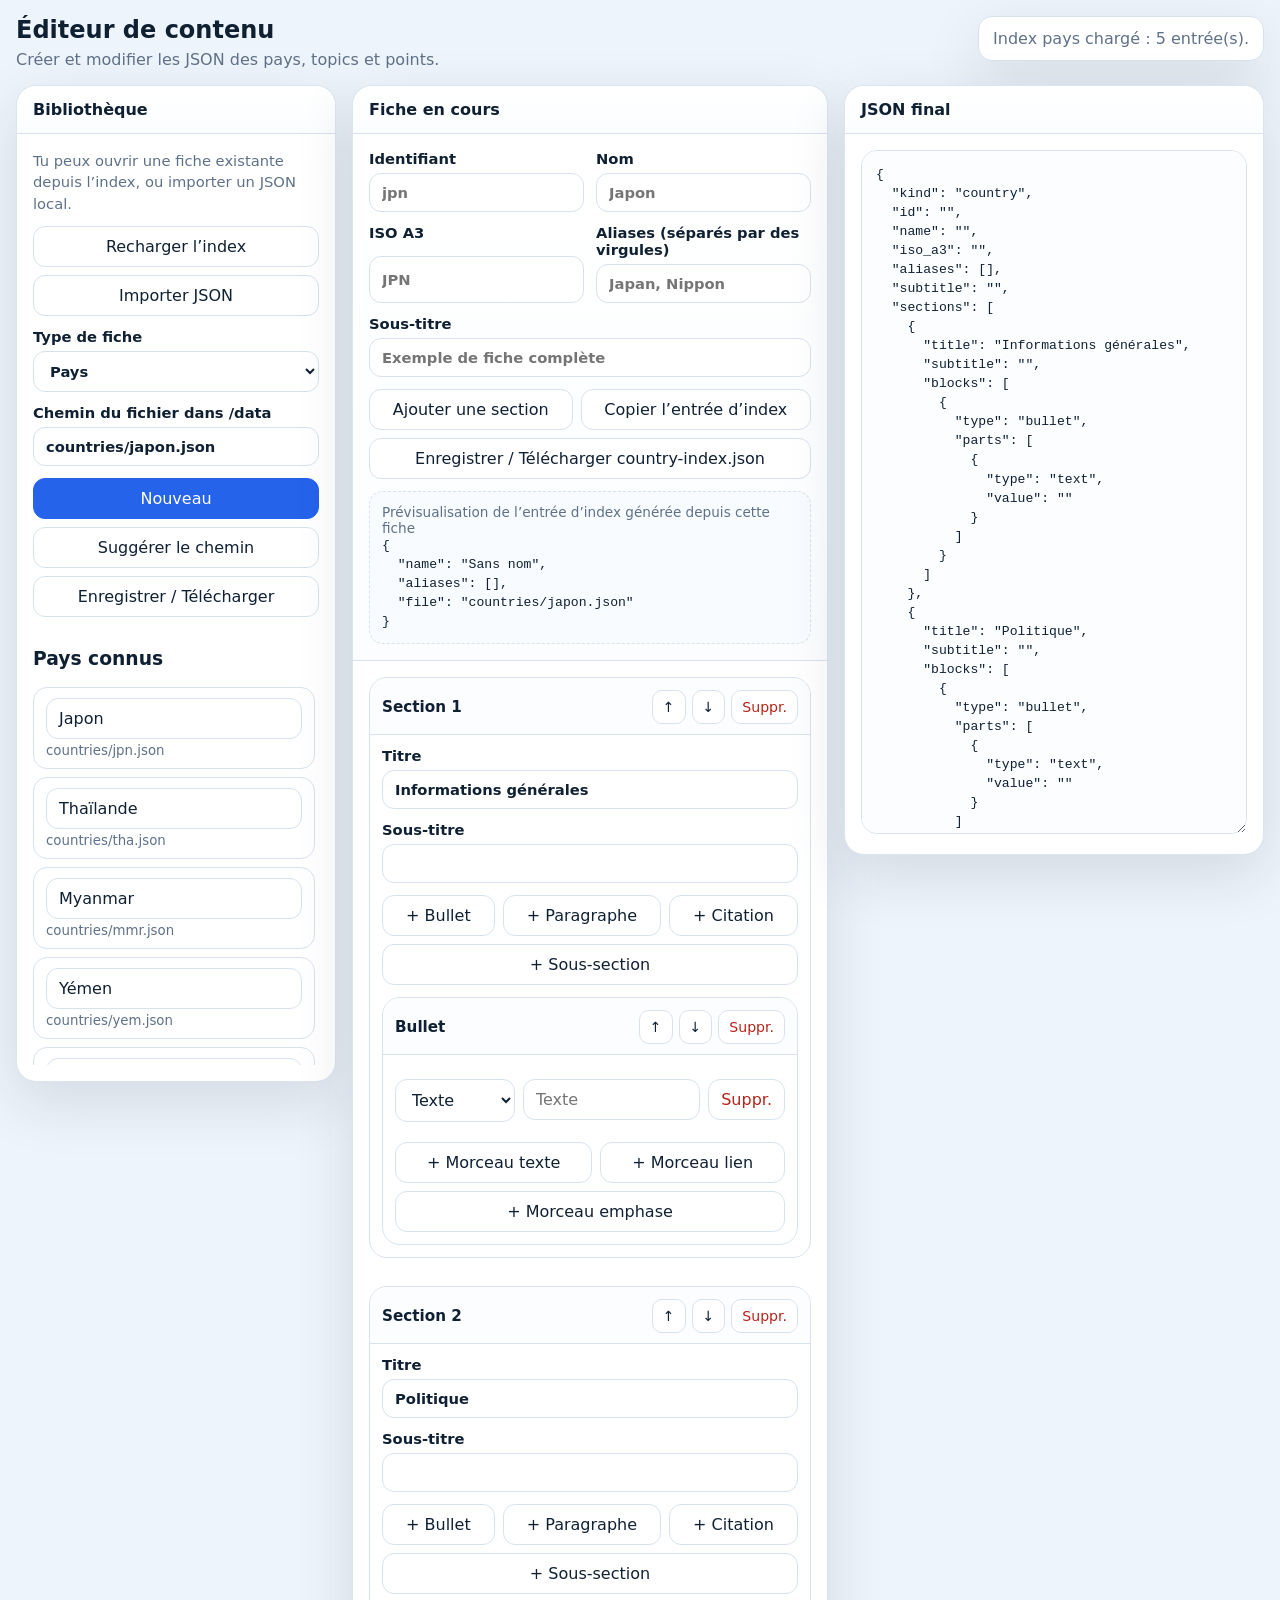
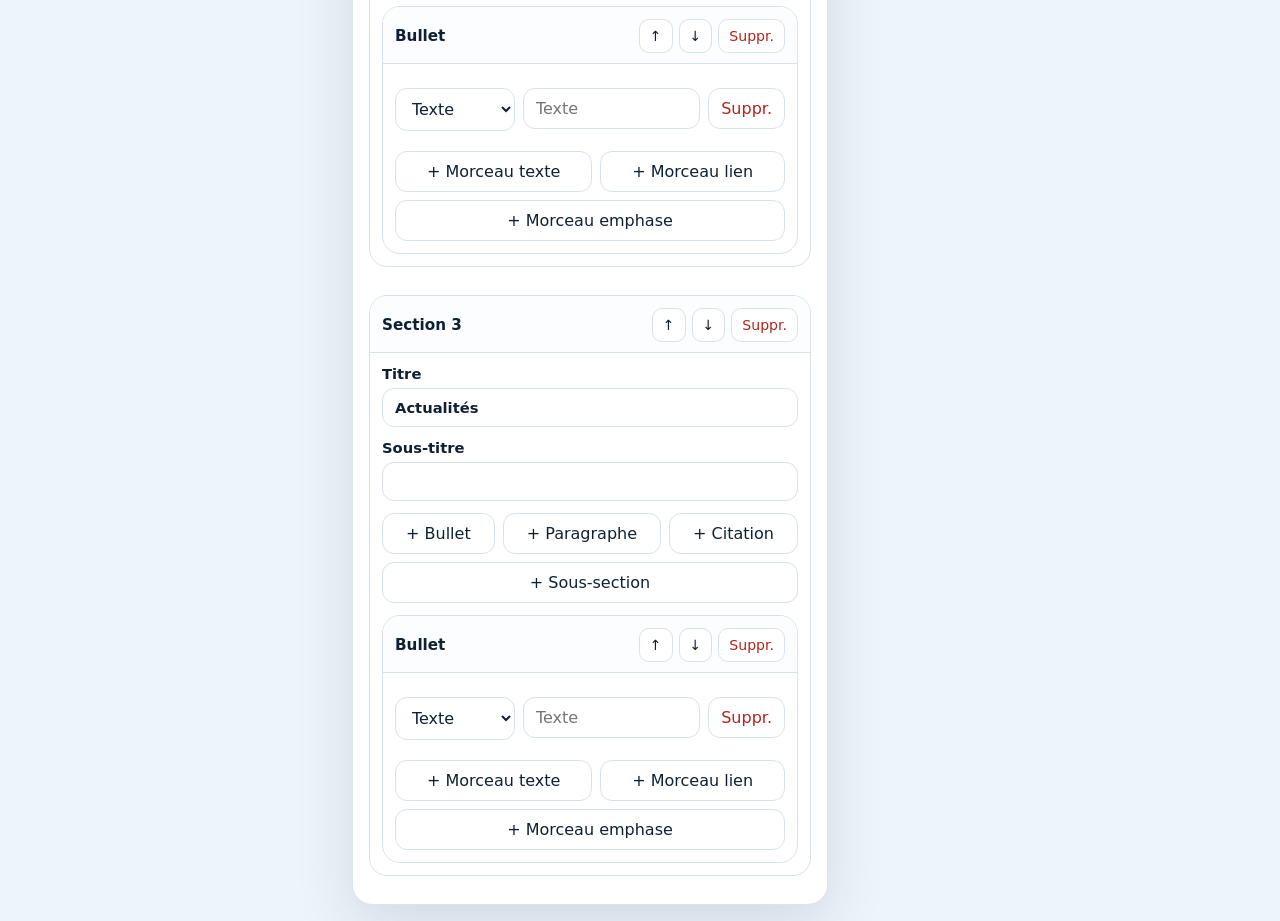
<file: admin/index.html>
<!doctype html>
<html lang="fr">
  <head>
    <meta charset="utf-8" />
    <meta name="viewport" content="width=device-width, initial-scale=1" />
    <title>Éditeur de fiches pays</title>
    <link rel="stylesheet" href="./admin.css" />
  </head>
  <body>
    <header class="topbar">
      <div>
        <h1>Éditeur de contenu</h1>
        <p>Créer et modifier les JSON des pays, topics et points.</p>
      </div>
      <div id="status" class="status">Prêt.</div>
    </header>

    <main id="app"></main>

    <input
      id="fileInput"
      type="file"
      accept=".json,application/json"
      hidden
    />

    <script type="module" src="./editor.js"></script>
  </body>
</html>
</file>
<file: admin/admin.css>
:root {
  --bg: #eef4fb;
  --panel: #ffffff;
  --panel-2: #f8fbff;
  --border: #d8e2ee;
  --text: #102033;
  --muted: #5f7188;
  --accent: #2563eb;
  --accent-2: #1d4ed8;
  --danger: #b42318;
  --shadow: 0 20px 60px rgba(16, 32, 51, 0.12);
  --radius: 20px;
}

* {
  box-sizing: border-box;
}

html,
body {
  margin: 0;
  min-height: 100%;
  font-family: Inter, ui-sans-serif, system-ui, -apple-system, BlinkMacSystemFont,
    "Segoe UI", sans-serif;
  color: var(--text);
  background: var(--bg);
}

body {
  padding: 16px;
}

.topbar {
  display: flex;
  justify-content: space-between;
  gap: 16px;
  align-items: flex-start;
  margin-bottom: 16px;
}

.topbar h1 {
  margin: 0;
  font-size: 1.5rem;
}

.topbar p {
  margin: 6px 0 0;
  color: var(--muted);
}

.status {
  min-width: 240px;
  max-width: 40vw;
  padding: 12px 14px;
  background: var(--panel);
  border: 1px solid var(--border);
  border-radius: 14px;
  box-shadow: var(--shadow);
  color: var(--muted);
}

#app {
  display: grid;
  grid-template-columns: 320px minmax(0, 1fr) 420px;
  gap: 16px;
  align-items: start;
}

.card {
  background: var(--panel);
  border: 1px solid rgba(216, 226, 238, 0.9);
  border-radius: var(--radius);
  box-shadow: var(--shadow);
  overflow: hidden;
}

.card-header {
  padding: 14px 16px;
  border-bottom: 1px solid var(--border);
  background: linear-gradient(180deg, #ffffff, #fbfdff);
}

.card-header h2,
.card-header h3 {
  margin: 0;
  font-size: 1rem;
}

.card-body {
  padding: 16px;
}

.sidebar .card-body {
  display: grid;
  gap: 12px;
}

.help {
  color: var(--muted);
  font-size: 0.92rem;
  line-height: 1.45;
}

.field-grid {
  display: grid;
  gap: 12px;
}

label {
  display: grid;
  gap: 6px;
  font-size: 0.92rem;
  font-weight: 600;
}

input,
select,
textarea,
button {
  font: inherit;
}

input,
select,
textarea {
  width: 100%;
  border: 1px solid var(--border);
  border-radius: 12px;
  padding: 10px 12px;
  background: #fff;
  color: var(--text);
}

textarea {
  min-height: 84px;
  resize: vertical;
}

button {
  border: 1px solid var(--border);
  border-radius: 12px;
  background: #fff;
  color: var(--text);
  padding: 10px 12px;
  cursor: pointer;
}

button:hover {
  border-color: #b8c7d8;
  background: #f8fbff;
}

button.primary {
  background: var(--accent);
  border-color: var(--accent);
  color: white;
}

button.primary:hover {
  background: var(--accent-2);
  border-color: var(--accent-2);
}

button.danger {
  color: var(--danger);
}

.button-row {
  display: flex;
  flex-wrap: wrap;
  gap: 8px;
}

.button-row > * {
  flex: 1 1 auto;
}

.small {
  font-size: 0.85rem;
  color: var(--muted);
}

.editor .card-body {
  display: grid;
  gap: 16px;
}

.toolbar {
  display: grid;
  gap: 12px;
  padding: 16px;
  border-bottom: 1px solid var(--border);
  background: linear-gradient(180deg, #ffffff, #fbfdff);
}

.toolbar-grid {
  display: grid;
  grid-template-columns: repeat(2, minmax(0, 1fr));
  gap: 12px;
}

.toolbar-grid-3 {
  display: grid;
  grid-template-columns: repeat(3, minmax(0, 1fr));
  gap: 12px;
}

.index-preview {
  padding: 12px;
  border: 1px dashed var(--border);
  border-radius: 14px;
  background: var(--panel-2);
}

.index-preview pre,
.preview pre {
  margin: 0;
  white-space: pre-wrap;
  word-break: break-word;
  font-size: 0.82rem;
  line-height: 1.45;
}

.section-card,
.block-card {
  border: 1px solid var(--border);
  border-radius: 18px;
  background: white;
  overflow: hidden;
}

.section-card {
  margin-bottom: 12px;
}

.section-head,
.block-head {
  display: flex;
  justify-content: space-between;
  gap: 12px;
  align-items: center;
  padding: 12px 12px 10px;
  border-bottom: 1px solid var(--border);
  background: #fcfdff;
}

.section-head strong,
.block-head strong {
  font-size: 0.95rem;
}

.section-body,
.block-body {
  padding: 12px;
}

.inline-actions {
  display: flex;
  gap: 6px;
  flex-wrap: wrap;
  justify-content: flex-end;
}

.inline-actions button {
  padding: 8px 10px;
  border-radius: 10px;
  font-size: 0.88rem;
}

.blocks,
.parts,
.nested {
  display: grid;
  gap: 12px;
}

.parts {
  margin-top: 12px;
}

.part-row {
  display: grid;
  grid-template-columns: 120px minmax(0, 1fr) auto;
  gap: 8px;
  align-items: start;
  margin-bottom: 8px;
}

.part-row.link {
  grid-template-columns: 120px minmax(0, 1fr) minmax(0, 1fr) auto;
}

.part-row textarea {
  min-height: 44px;
}

.muted {
  color: var(--muted);
}

.preview textarea {
  width: 100%;
  min-height: 76vh;
  border-radius: 16px;
  border: 1px solid var(--border);
  padding: 14px;
  background: #fbfdff;
  font-family: ui-monospace, SFMono-Regular, Menlo, Consolas, monospace;
  font-size: 0.82rem;
  line-height: 1.45;
  resize: vertical;
}

.country-list {
  display: grid;
  gap: 8px;
  max-height: 42vh;
  overflow: auto;
  padding-right: 4px;
}

.country-item {
  display: grid;
  gap: 4px;
  padding: 10px 12px;
  border: 1px solid var(--border);
  border-radius: 14px;
  background: #fff;
}

.country-item button {
  text-align: left;
}

.country-item small {
  color: var(--muted);
}

.depth-1 {
  margin-left: 14px;
}

.depth-2 {
  margin-left: 28px;
}

.depth-3 {
  margin-left: 42px;
}

@media (max-width: 1200px) {
  #app {
    grid-template-columns: 1fr;
  }

  .preview textarea {
    min-height: 360px;
  }
}
</file>
